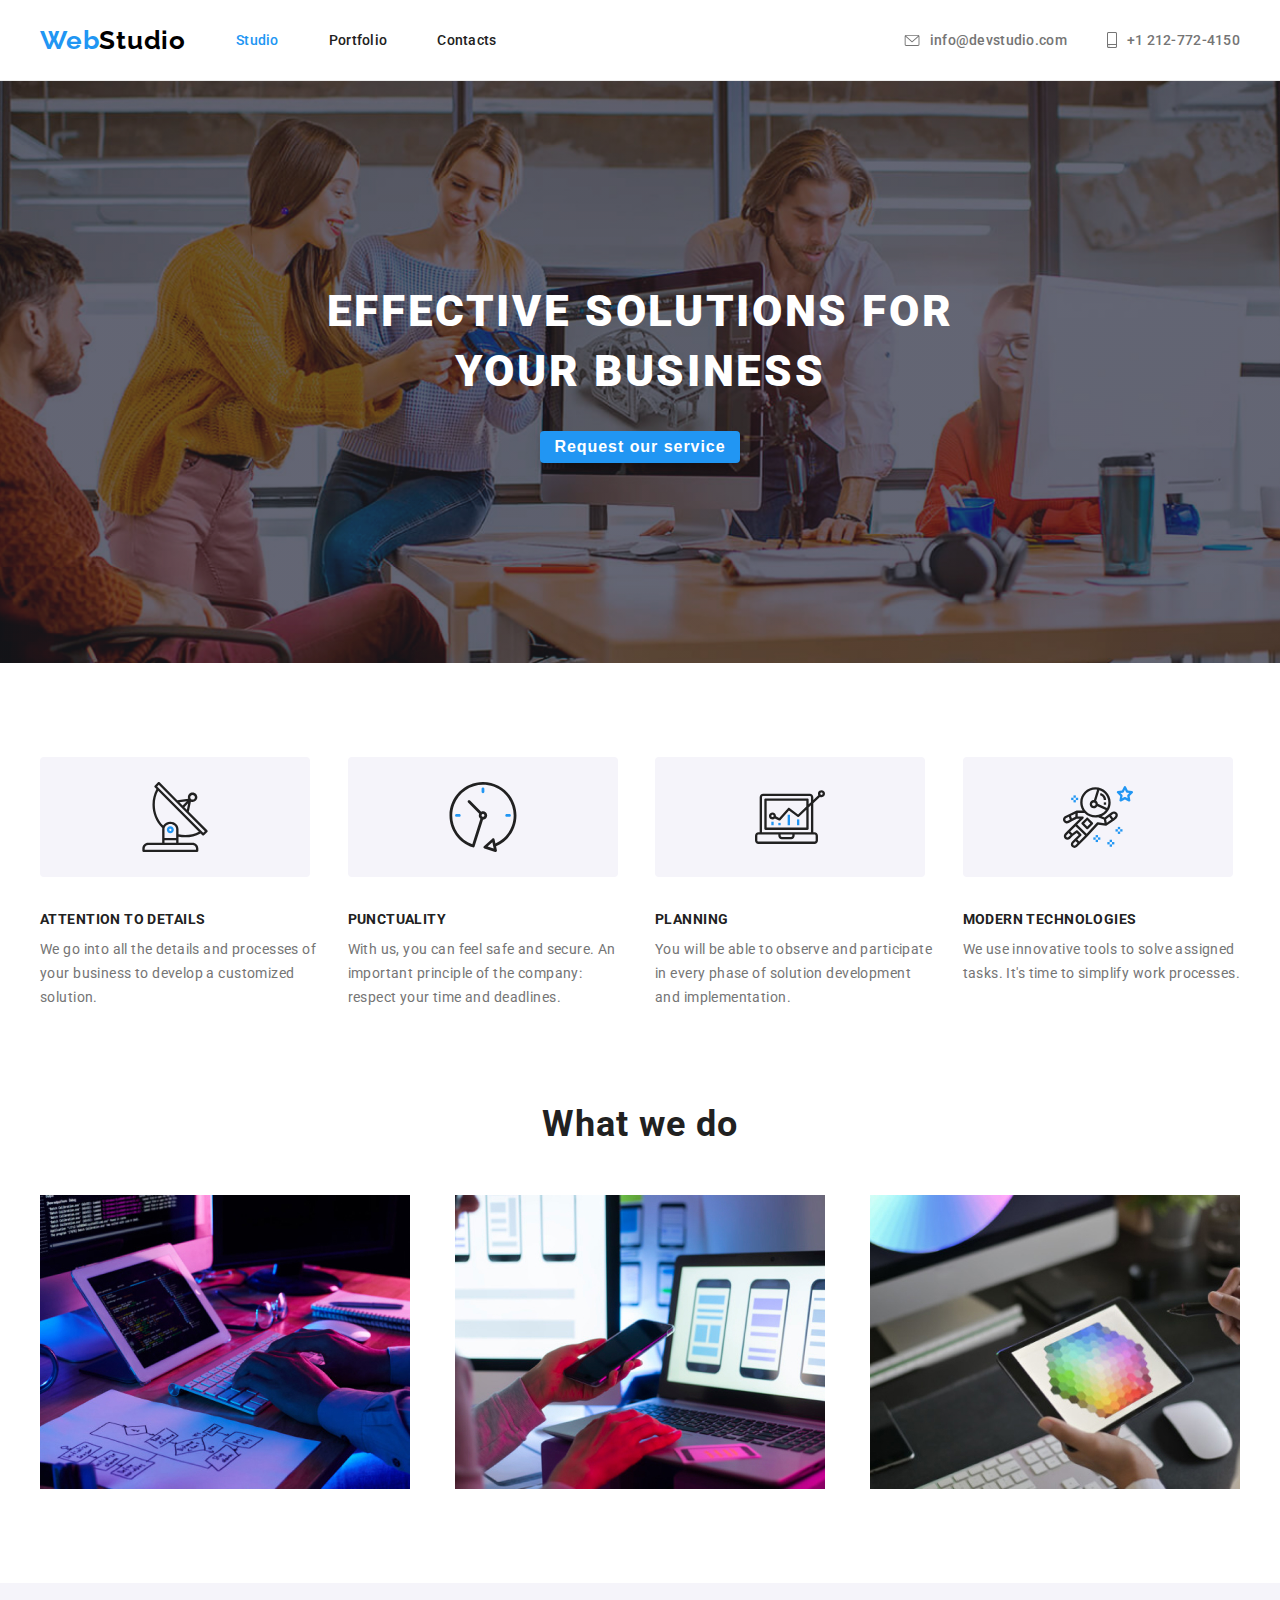
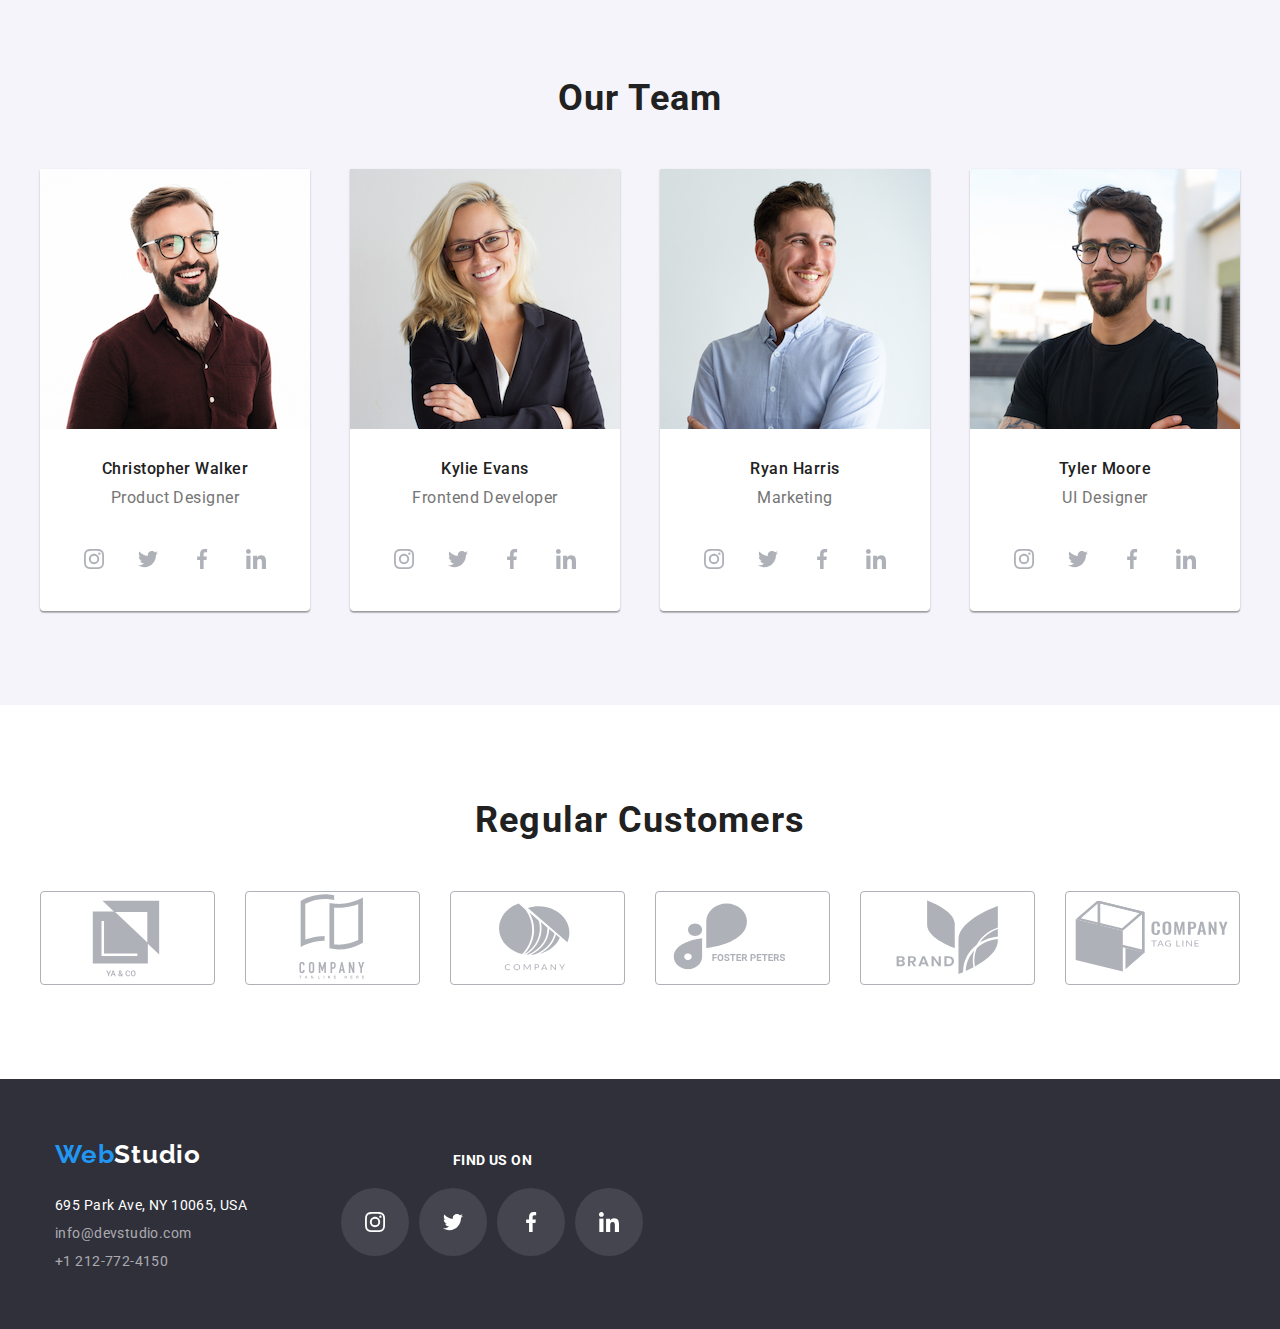
<file: index.html>
<!DOCTYPE html>
<html lang="en">
  <head>
    <meta charset="UTF-8" />
    <meta name="viewport" content="width=device-width, initial-scale=1.0" />
    <title>Web Studio</title>
    <link rel="preconnect" href="https://fonts.googleapis.com" />
    <link rel="preconnect" href="https://fonts.gstatic.com"/>
    <link
      href="https://fonts.googleapis.com/css2?family=Dancing+Script&family=Raleway:wght@400;700&family=Roboto:wght@400;500;700;900&display=swap"
      rel="stylesheet"
    />
    <link rel="stylesheet" href="css/styles.css" />
  </head>
  <body>
    <!-- Section header -->
    <header class="header-page">
      <div class="global-container-nav">
        <nav class="navigation-bar">
          <a href="./index.html" class="header-logo"
            >Web<span class="word-logo">Studio</span>
          </a>
          <ul class="container-bar">
            <li>
              <a href="./index.html" class="current border-hover">Studio </a>
            </li>
            <li>
              <a href="./portofolio.html">Portfolio</a>
            </li>
            <li>
              <a href="#">Contacts</a>
            </li>
          </ul>
        </nav>
        <div class="items-contact">
        <a href="mailto:info@devstudio.com" class="contact-item"
          ><svg class="mail" width="16" height="12">
            <use xlink:href="./symbol-defs.svg#icon-envelope"></use></svg
          >info@devstudio.com</a
        >
        <a href="tel:+1-212-772-4150" class="contact-item"
          ><svg class="smartphone" width="10" height="16">
            <use xlink:href="./symbol-defs.svg#icon-smartphone"></use></svg
          >+1 212-772-4150</a
        >
      </div>
    </header>
    <main>
      <!-- Section title page -->
      <section class="section-title">
        <div class="container-title">
          <h1>EFFECTIVE SOLUTIONS FOR <br />YOUR BUSINESS</h1>
          <button type="button" class="request">
            <span class="title-button">Request our service</span>
          </button>
        </div>
      </section>
      <!-- Section our targets-->
      <section class="section-targets">
         <div class="items-targets">
        <ul class="container-targets">
          <li class="item-target">
            <div>
            <svg class="icon-targets" width="70" height="70"><use xlink:href="./symbol-defs.svg#icon-antenna" width="70", height="70"></use></svg>
           </div>
            <h3 class="target-title">ATTENTION TO DETAILS</h3>
            <p class="target-info">
              We go into all the details and processes of your business to
              develop a customized solution.
            </p>
          </li>
          <li class="item-target">
            <div>
            <svg class="icon-targets" width="70", height="70"><use xlink:href="./symbol-defs.svg#icon-clock"></use></svg>
            </div>
            <h3 class="target-title">PUNCTUALITY</h3>
            <p class="target-info">
              With us, you can feel safe and secure. An important principle of
              the company: respect your time and deadlines.
            </p>
          </li>
          <li class="item-target">
            <div>
            <svg class="icon-targets" width="70", height="70"><use xlink:href="./symbol-defs.svg#icon-diagram"></use></svg>
            </div>
            <h3 class="target-title">PLANNING</h3>
            <p class="target-info">
              You will be able to observe and participate in every phase of
              solution development and implementation.
            </p>
          </li>
          <li class="item-target">
            <div>
            <svg class="icon-targets" width="70", height="70"><use xlink:href="./symbol-defs.svg#icon-astronaut"></use></svg>
            </div>
            <h3 class="target-title">MODERN TECHNOLOGIES</h3>
            <p class="target-info">
              We use innovative tools to solve assigned tasks. It's time to
              simplify work processes.
            </p>
          </li>
        </ul>
         </div>
      </section>
      <!-- Section What we do -->
      <section class="section-servicies">
        <div class="container-servicies">
          <h2 class="servicies">What we do</h2>
          <ul class="items-servicies">
            <li class="item-photo-servicies">
              <img
                src="./images/write.jpg"
                alt="A person has to task of writing"
                width="370"
              />
            </li>
            <li class="item-photo-servicies">
              <img
                src="./images/call.jpg"
                alt="A person has to task of calling"
                width="370"
              />
            </li>
            <li class="item-photo-servicies">
              <img
                src="./images/color.jpg"
                alt="A person has to task of coloring"
                width="370"
              />
            </li>
          </ul>
        </div>
      </section>
      <!-- Section Our Team -->
      <section class="section-team">
        <div class="container-team">
          <h2 class="about-team">Our Team</h2>
          <div class="card-team">
            <ul class="items-team">
              <li>
                <img
                  src="./images/chris.jpg"
                  alt="He has brown hair and wears eyeglasses."
                  width="270"
                  height="260"
                />
                <div class="footer-card">
                  <h3 class="title-name">Christopher Walker</h3>
                  <p class="training">Product Designer</p>
                </div>
                <ul class="item-icon-social">
                  <li class="item-list-social">
                    <a href="https://www.instagram.com/" class="link-icon-social" target="_blank">
                      <svg class="icon-social-media"> <use xlink:href="./symbol-defs.svg#icon-instagram"></use></svg></a>
                  </li>
                  <li class="item-list-social"> 
                  <a href="https://twitter.com/" class="link-icon-social" target="_blank">
                    <svg class="icon-social-media"> <use xlink:href="./symbol-defs.svg#icon-twitter"></use></svg></a>
                  </li>
                  <li class="item-list-social">
                   <a href="https://www.facebook.com/" class="link-icon-social" target="_blank">
                    <svg class="icon-social-media"> <use xlink:href="./symbol-defs.svg#icon-facebook"></use></svg></a>
                  </li>
                  <li class="item-list-social">
                    <a href="https://ro.linkedin.com/" class="link-icon-social" target="_blank">
                      <svg class="icon-social-media"> <use xlink:href="./symbol-defs.svg#icon-linkedin"></use></svg></a>
                  </li>
                </ul>
              </li>
              <li>
                <img
                  src="./images/kylie.jpg"
                  alt="She has blond hair and wears eyeglasses."
                  width="270"
                  height="260"
                />
                <div class="footer-card">
                  <h3 class="title-name">Kylie Evans</h3>
                  <p class="training">Frontend Developer</p>
                </div>
                <ul class="item-icon-social">
                  <li class="item-list-social">
                    <a href="https://www.instagram.com/" class="link-icon-social" target="_blank">
                      <svg class="icon-social-media"> <use xlink:href="./symbol-defs.svg#icon-instagram"></use></svg></a>
                  </li>
                  <li class="item-list-social"> 
                  <a href="https://twitter.com/" class="link-icon-social" target="_blank">
                    <svg class="icon-social-media"> <use xlink:href="./symbol-defs.svg#icon-twitter"></use></svg></a>
                  </li>
                  <li class="item-list-social">
                    <a href="https://www.facebook.com/" class="link-icon-social" target="_blank">
                    <svg class="icon-social-media"> <use xlink:href="./symbol-defs.svg#icon-facebook"></use></svg></a>
                  </li>
                  <li class="item-list-social">
                    <a href="https://ro.linkedin.com/" class="link-icon-social" target="_blank">
                      <svg class="icon-social-media"> <use xlink:href="./symbol-defs.svg#icon-linkedin"></use></svg></a>
                  </li>
                </ul>
              </li>
              <li>
                <img
                  src="./images/ryan.jpg"
                  alt="He has light brown hair."
                  width="270"
                  height="260"
                />
                <div class="footer-card">
                  <h3 class="title-name">Ryan Harris</h3>
                  <p class="training">Marketing</p>
                </div>
                <ul class="item-icon-social">
                  <li class="item-list-social">
                    <a href="https://www.instagram.com/" class="link-icon-social" target="_blank">
                      <svg class="icon-social-media"> <use xlink:href="./symbol-defs.svg#icon-instagram"></use></svg></a>
                  </li>
                  <li class="item-list-social">
                   <a href="https://twitter.com/" class="link-icon-social" target="_blank">
                    <svg class="icon-social-media"> <use xlink:href="./symbol-defs.svg#icon-twitter"></use></svg></a>
                  </li>
                  <li class="item-list-social">
                   <a href="https://www.facebook.com/" class="link-icon-social"target="_blank">
                    <svg class="icon-social-media"> <use xlink:href="./symbol-defs.svg#icon-facebook"></use></svg></a>
                  </li>
                  <li class="item-list-social">
                    <a href="https://ro.linkedin.com/" class="link-icon-social"target="_blank">
                      <svg class="icon-social-media"> <use xlink:href="./symbol-defs.svg#icon-linkedin"></use></svg></a>
                  </li>
                </ul>
              </li>
              <li>
                <img
                  src="./images/tyler.jpg"
                  alt="He has black hair and wears
              eyeglasses."
                  width="270"
                  height="260"
                />
                <div class="footer-card">
                  <h3 class="title-name">Tyler Moore</h3>
                  <p class="training">UI Designer</p>
                </div>
                <ul class="item-icon-social">
                  <li class="item-list-social">
                    <a href="https://www.instagram.com/" class="link-icon-social" target="_blank">
                      <svg class="icon-social-media"> <use xlink:href="./symbol-defs.svg#icon-instagram"></use></svg></a>
                  </li>
                  <li class="item-list-social">
                   <a href="https://twitter.com/" class="link-icon-social" target="_blank">
                    <svg class="icon-social-media"> <use xlink:href="./symbol-defs.svg#icon-twitter"></use></svg></a>
                  </li>
                  <li class="item-list-social">
                   <a href="https://www.facebook.com/" class="link-icon-social" target="_blank">
                    <svg class="icon-social-media"> <use xlink:href="./symbol-defs.svg#icon-facebook"></use></svg></a>
                  </li>
                  <li class="item-list-social">
                    <a href="https://ro.linkedin.com/" class="link-icon-social" target="_blank">
                      <svg class="icon-social-media"> <use xlink:href="./symbol-defs.svg#icon-linkedin"></use></svg></a>
                  </li>
                </ul>
              </li>
            </ul>
          </div>
        </div>
      </section>
      <!-- Regular Customers -->
      <section class="section-client">
        <div class="container-client">
        <h2>Regular Customers</h2>
        <ul class="items-client">
          <li class="item-icon-client">
            <a href="#" target="_blank" class="link-client">
              <svg class="icon-client"><use xlink:href="./symbol-defs.svg#icon-yaco"></use></svg>
            </a>
          </li>
          <li class="item-icon-client">
            <a href="#" target="_blank" class="link-client">    
              <svg class="icon-client"><use xlink:href="./symbol-defs.svg#icon-company-tagline-here"></use></svg>
            </a>
          </li>
          <li class="item-icon-client">
            <a href="#" target="_blank" class="link-client">
              <svg class="icon-client"><use xlink:href="./symbol-defs.svg#icon-company"></use></svg>
            </a>
          </li>
          <li class="item-icon-client">
            <a href="#" target="_blank" class="link-client">
              <svg class="icon-client"><use xlink:href="./symbol-defs.svg#icon-foster-petres"></use></svg>
            </a>
          </li>
          <li class="item-icon-client">
            <a href="#" target="_blank" class="link-client">
              <svg class="icon-client"><use xlink:href="./symbol-defs.svg#icon-brand"></use></svg>

            </a>
          </li>
          <li class="item-icon-client">
            <a href="#" target="_blank" class="link-client">
              <svg class="icon-client"><use xlink:href="./symbol-defs.svg#icon-company-tagline"></use></svg>
            </a>
          </li>
        </ul>
        </div>
      </section>
    </main>
    <!-- Section Footer -->
    <footer class="footer-page">
      <div class="container-footer">
      <div class="footer-page-flex">
      <div>
        <a href="./index.html" class="footer-logo"
          >Web<span class="word-logo-footer">Studio</span>
        </a>
        <address class="contact-items-footer">
          <ul>
            <li class="address-item">
              <a
                href="https://www.google.com/maps/place/695+Park+Ave,+New+York,+NY+10065,+Statele+Unite+ale+Americii/@40.7689034,-73.9676005,17z/data=!3m1!4b1!4m6!3m5!1s0x89c258ebe8836e8f:0xa007c44e7c4aa0eb!8m2!3d40.7688994!4d-73.9650256!16s%2Fg%2F11c250btd8?entry=ttu"
                target="_blank"
                rel="noopener nofollow noreferrer"
                class="address-office"
                >695 Park Ave, NY 10065, USA</a
              >
            </li>
            <li class="address-item">
              <a href="mailto:info@devstudio.com ">info@devstudio.com</a>
            </li>
            <li class="address-item">
              <a href="tel:+1-212-772-4150">+1 212-772-4150</a>
            </li>
          </ul>
        </address>
      </div>
        <div class="container-icon-footer">
        <h2>find us on</h2>
        <ul class="footer-icon-social">
                  <li class="item-icon-footer">
                    <a href="https://www.instagram.com/ " class="link-icon-footer"target="_blank">
                      <svg class="icon-social-media"> <use xlink:href="./symbol-defs.svg#icon-instagram"></use></svg></a>
                  </li>
                  <li class="item-icon-footer">
                   <a href="https://twitter.com/" class="link-icon-footer" target="_blank">
                    <svg class="icon-social-media"> <use xlink:href="./symbol-defs.svg#icon-twitter"></use></svg></a>
                  </li>
                  <li class="item-icon-footer">
                   <a href="https://www.facebook.com/" class="link-icon-footer" target="_blank">
                    <svg class="icon-social-media"> <use xlink:href="./symbol-defs.svg#icon-facebook"></use></svg></a>
                  </li>
                  <li class="item-icon-footer">
                    <a href="https://ro.linkedin.com/" class="link-icon-footer" target="_blank">
                      <svg class="icon-social-media"> <use xlink:href="./symbol-defs.svg#icon-linkedin"></use></svg></a>
                  </li>
                </ul>
        </div>
      </div>
      </div>
    </footer>
  </body>
</html>
</file>
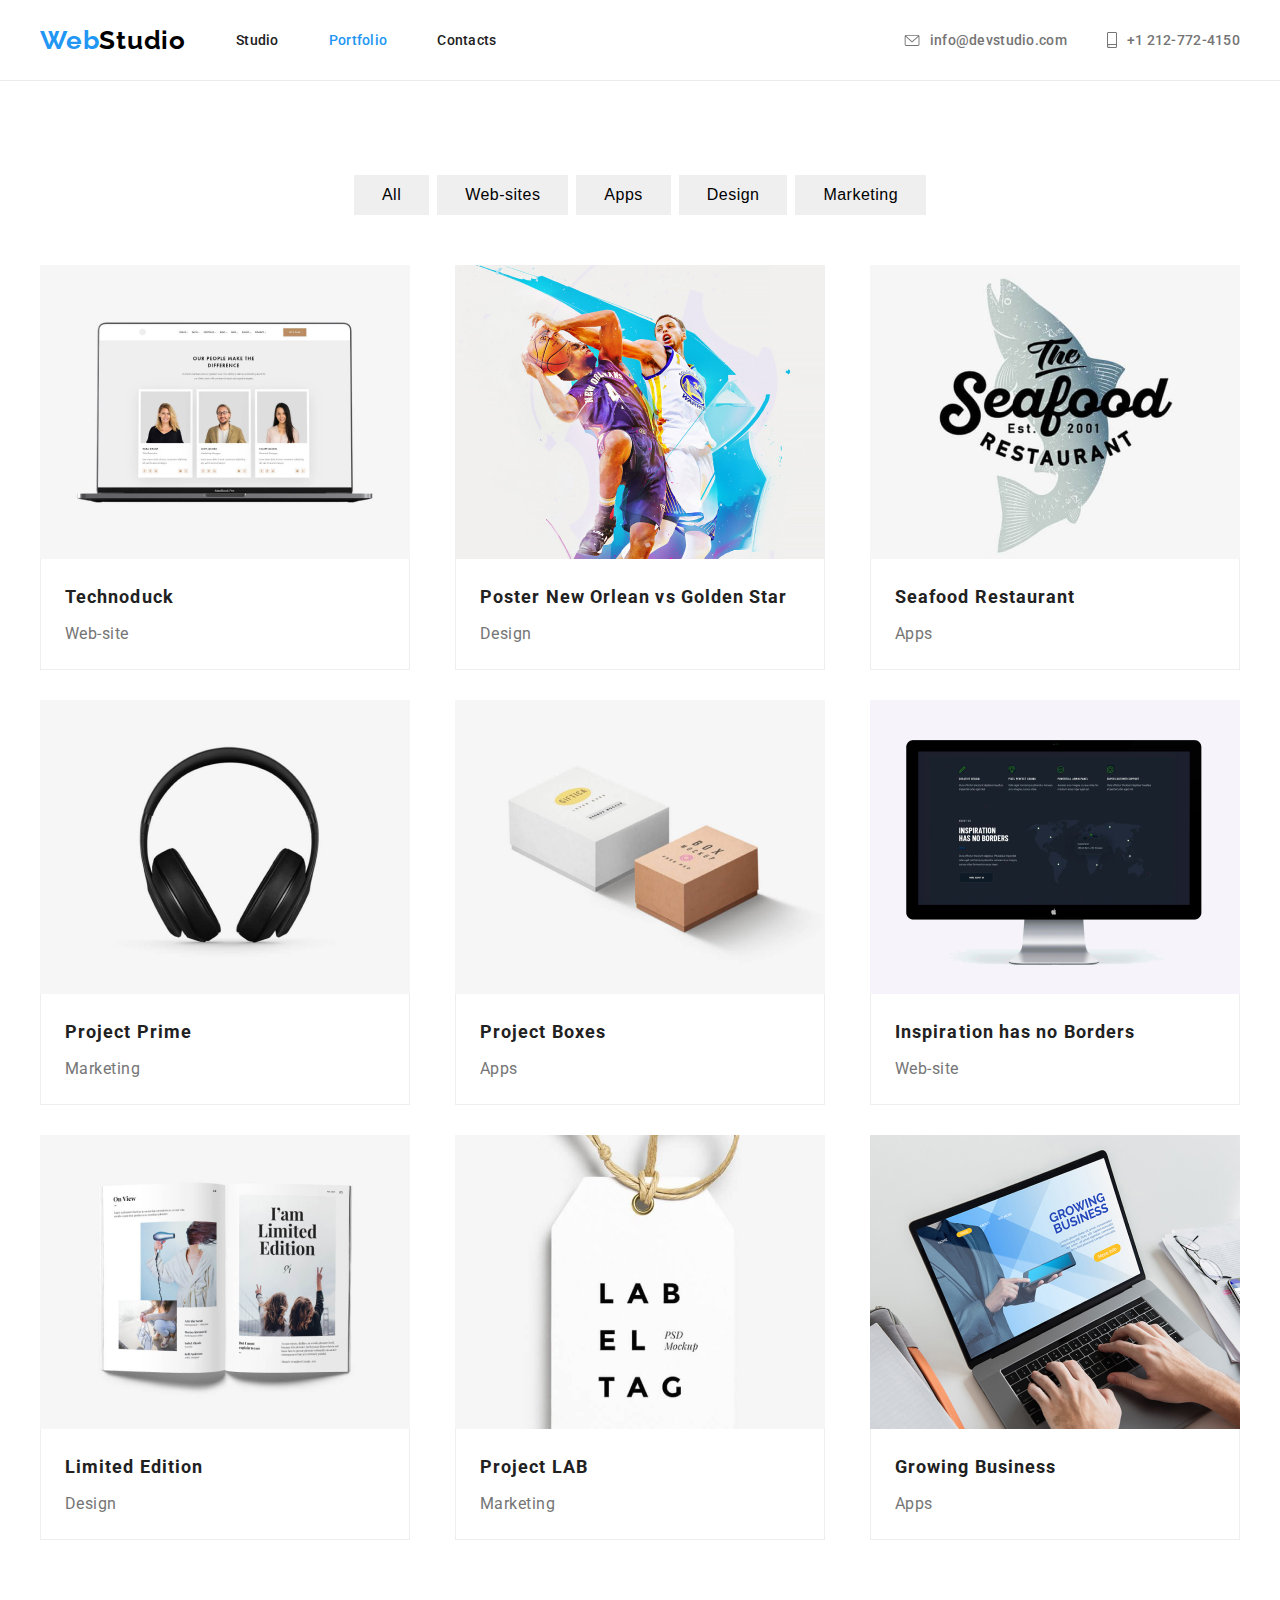
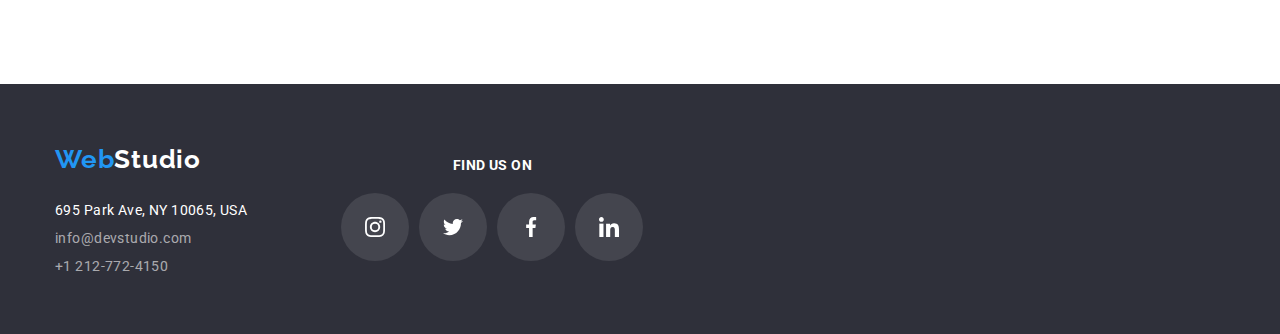
<file: portofolio.html>
<!DOCTYPE html>
<html lang="en">
  <head>
    <meta charset="UTF-8" />
    <meta name="viewport" content="width=device-width, initial-scale=1.0" />
    <title>Portofolio</title>
    <link rel="preconnect" href="https://fonts.googleapis.com" />
    <link rel="preconnect" href="https://fonts.gstatic.com"/>
    <link
      href="https://fonts.googleapis.com/css2?family=Dancing+Script&family=Raleway:wght@400;700&family=Roboto:wght@400;500;700;900&display=swap"
      rel="stylesheet"
    />
    <link rel="stylesheet" href="css/styles.css" />
  </head>

  <body>
    <!-- Section header -->
    <header class="header-page">
      <div class="global-container-nav">
        <nav class="navigation-bar">
          <a href="./index.html" class="header-logo"
            >Web<span class="word-logo">Studio</span>
          </a>
          <ul class="container-bar">
            <li>
              <a href="./index.html" class="border-hover">Studio </a>
            </li>
            <li>
              <a href="./portofolio.html" class="current">Portfolio</a>
            </li>
            <li>
              <a href="#">Contacts</a>
            </li>
          </ul>
        </nav>
        <div class="items-contact">
        <a href="mailto:info@devstudio.com" class="contact-item"
          ><svg class="mail" width="16" height="12">
            <use xlink:href="./symbol-defs.svg#icon-envelope"></use></svg
          >info@devstudio.com</a
        >
        <a href="tel:+1-212-772-4150" class="contact-item"
          ><svg class="smartphone" width="10" height="16">
            <use xlink:href="./symbol-defs.svg#icon-smartphone"></use></svg
          >+1 212-772-4150</a
        >
      </div>
    </header>
    <main>
      <!-- Our projects -->
      <section class="section-projects">
        <div class="container-projects">
          <ul class="button-field list">
            <li>
              <button type="button" class="button-categories">
                <span class="button-title">All</span>
              </button>
            </li>
            <li>
              <button type="button" class="button-categories">
                <span class="button-title">Web-sites</span>
              </button>
            </li>
            <li>
              <button type="button" class="button-categories">
                <span class="button-title">Apps</span>
              </button>
            </li>
            <li>
              <button type="button" class="button-categories">
                <span class="button-title">Design</span>
              </button>
            </li>
            <li>
              <button type="button" class="button-categories">
                <span class="button-title">Marketing</span>
              </button>
            </li>
          </ul>
          <ul class="section-gallery list">
            <li class="portfolio-item">
              <img
                class="card-photo"
                src="./images/team.jpg"
                alt="Present the team"
                width="370"
              />
              <div class="card-information">
                <h3 class="card-title">Technoduck</h3>
                <p class="card-category">Web-site</p>
              </div>
            </li>
            <li class="portfolio-item">
              <img
                class="card-photo"
                src="./images/basketball.jpg"
                alt="Two basketball players holding a high ball."
                width="370"
              />
              <div class="card-information">
                <h3 class="card-title">Poster New Orlean vs Golden Star</h3>
                <p class="card-category">Design</p>
              </div>
            </li>
            <li class="portfolio-item">
              <img
                class="card-photo"
                src="./images/seafood.jpg"
                alt="Restaurant logo The Seafood"
                width="370"
              />
              <div class="card-information">
                <h3 class="card-title">Seafood Restaurant</h3>
                <p class="card-category">Apps</p>
              </div>
            </li>
            <li class="portfolio-item">
              <img
                class="card-photo"
                src="./images/headsets.jpg"
                alt="Audio headsets"
                width="370"
              />
              <div class="card-information">
                <h3 class="card-title">Project Prime</h3>
                <p class="card-category">Marketing</p>
              </div>
            </li>
            <li class="portfolio-item">
              <img
                class="card-photo"
                src="./images/box.jpg"
                alt="Two boxes with message"
                width="370"
              />
              <div class="card-information">
                <h3 class="card-title">Project Boxes</h3>
                <p class="card-category">Apps</p>
              </div>
            </li>
            <li class="portfolio-item">
              <img
                class="card-photo"
                src="./images/presentation.jpg"
                alt="Presentation of the principales tasks with a motto"
                width="370"
              />
              <div class="card-information">
                <h3 class="card-title">Inspiration has no Borders</h3>
                <p class="card-category">Web-site</p>
              </div>
            </li>

            <li class="portfolio-item">
              <img
                class="card-photo"
                src="./images/book.jpg"
                alt="An open book with a motto"
                width="370"
              />
              <div class="card-information">
                <h3 class="card-title">Limited Edition</h3>
                <p class="card-category">Design</p>
              </div>
            </li>
            <li class="portfolio-item">
              <img
                class="card-photo"
                src="./images/paper.jpg"
                alt="A paper gift with message LAB"
                width="370"
              />
              <div class="card-information">
                <h3 class="card-title">Project LAB</h3>
                <p class="card-category">Marketing</p>
              </div>
            </li>
            <li class="portfolio-item">
              <img
                class="card-photo"
                src="./images/growing-business.jpg"
                alt="How to growing our business"
                width="370"
              />
              <div class="card-information">
                <h3 class="card-title">Growing Business</h3>
                <p class="card-category">Apps</p>
              </div>
            </li>
          </ul>
        </div>
      </section>
    </main>
    <!-- Section Footer -->
    <footer class="footer-page">
      <div class="container-footer">
        <div class="footer-page-flex">
          <div>
            <a href="./index.html" class="footer-logo"
              >Web<span class="word-logo-footer">Studio</span>
            </a>
            <address class="contact-items-footer">
              <ul>
                <li class="address-item">
                  <a
                    href="https://www.google.com/maps/place/695+Park+Ave,+New+York,+NY+10065,+Statele+Unite+ale+Americii/@40.7689034,-73.9676005,17z/data=!3m1!4b1!4m6!3m5!1s0x89c258ebe8836e8f:0xa007c44e7c4aa0eb!8m2!3d40.7688994!4d-73.9650256!16s%2Fg%2F11c250btd8?entry=ttu"
                    target="_blank"
                    rel="noopener nofollow noreferrer"
                    class="address-office"
                    >695 Park Ave, NY 10065, USA</a
                  >
                </li>
                <li class="address-item">
                  <a href="mailto:info@devstudio.com ">info@devstudio.com</a>
                </li>
                <li class="address-item">
                  <a href="tel:+1-212-772-4150">+1 212-772-4150</a>
                </li>
              </ul>
            </address>
          </div>
          <div class="container-icon-footer">
            <h2>find us on</h2>
            <ul class="footer-icon-social">
              <li class="item-icon-footer">
                <a
                  href="https://www.instagram.com/ "
                  class="link-icon-footer"
                  target="_blank"
                >
                  <svg class="icon-social-media">
                    <use
                      xlink:href="./symbol-defs.svg#icon-instagram"
                    ></use></svg
                ></a>
              </li>
              <li class="item-icon-footer">
                <a
                  href="https://twitter.com/"
                  class="link-icon-footer"
                  target="_blank"
                >
                  <svg class="icon-social-media">
                    <use xlink:href="./symbol-defs.svg#icon-twitter"></use></svg
                ></a>
              </li>
              <li class="item-icon-footer">
                <a
                  href="https://www.facebook.com/"
                  class="link-icon-footer"
                  target="_blank"
                >
                  <svg class="icon-social-media">
                    <use
                      xlink:href="./symbol-defs.svg#icon-facebook"
                    ></use></svg
                ></a>
              </li>
              <li class="item-icon-footer">
                <a
                  href="https://ro.linkedin.com/"
                  class="link-icon-footer"
                  target="_blank"
                >
                  <svg class="icon-social-media">
                    <use
                      xlink:href="./symbol-defs.svg#icon-linkedin"
                    ></use></svg
                ></a>
              </li>
            </ul>
          </div>
        </div>
      </div>
    </footer>
  </body>
</html>
</file>
<file: css/styles.css>
:root {
    --bkground-color:#fff;
    --bkground-title:#2F303A;
    --heading-title-color:#FFFFFF;
    --word1st-logo-color: #2196F3;
    --word2sd-logo-color: #000000;
    --word2sd-logo-footer:#fff;
    --links-color:#212121;
    --contacts-color:#757575;
    --links-pseudoclasses:#2196F3;
    --bkground-button: #2196F3;
    --headings-color:#212121;
    --paragraph-color:#757575;
    --font-family:"Roboto", "sans-serif";
    --color-title:#fff;
    --color-button-title:#fff;
    --bg-icon-targets:#F5F4FA;
    --bg-section-team:#F5F4FA;
    --bg-social-media-team:#fff;
    --bg-cards-team: #fff;
    --fill-social-media-team:#AFB1B8;
    --fill-color-company:#AFB1B8;
    --border-color-company:#AFB1B8;
    --fill-company-hover:#2196F3;
    --border-company-hover:#2196F3;
    --color-address:#fff;
    --color-contacts-footer:#ffffff99;
    --headings-color-footer:#fff;
    --fill-social-media-footer:#fff;
    --bg-social-media-footer:rgba(255, 255, 255, 0.10);
    --fill-social-media-hover:#fff;
    --bg-social-media-hover: #2196F3;

    /* Variabiles Portofolio */
    --color-button:#212121;
    --bg-shadow-button-categories:#F5F4FA;
    --color-button-hover:#fff;
    --color-button-active:#fff;
    --bg-button-hover:#2196F3;
    --bg-button-active:#2196F3;
    --color-border-card:rgba(238, 238, 238, 1);
    --bg-shadow-cards:#fff;
    }
    
    body{
        font-family: var(--font-family);
        width: 100vw;
        margin: 0;
    }
    p, 
    h1,
    h2,
    h3,
    h4,
    h5,
    h6
    {
        margin: 0;
    }
    ul,
     li {
        margin: 0;
        padding: 0;
    }
    img{
        display: block;
        max-width: 100%;
        height: auto;
    }
    main{
        width: 100vw;
        height: auto;
    } 
    /* Header logo */
    .header-page{
        background-color: var(--bk-color); 
        font-family:"Raleway", sans-serif; 
        display: flex;  
        align-items: center; 
        justify-content: center; 
        border-bottom: 1px solid #ECECEC;
    }
         .header-logo{
            display: block;
            color: var(--word1st-logo-color);
            font-family: Raleway;
            font-size: 1.625rem;
            font-style: normal;
            font-weight: 700;
            line-height: normal;
            letter-spacing: 0.04875rem;
            text-decoration: none;
            /* width: 145px; */
            padding-top: 24px;
            padding-bottom: 25px;
            margin-right: 50px;
        } 
       .word-logo{
        color: var(--word2sd-logo-color);
       }
    
       .header-logo:active{
        color: var(--links-pseudoclasses);
       }
       /* Navigation bar*/
       .global-container-nav{
        max-width: 1200px;
        width: 100vw; 
        margin: 0 auto;
        display: flex; 
        justify-content: space-between;  
       }
    .navigation-bar{
        display: flex; 
         align-items: center;
         /* width: 497px; */
         justify-content: space-between;
    }
     .container-bar{
         display: flex; 
         align-items: center;
        list-style: none;
         /* width: 259px;  */
        padding: 32px 0;
    } 
    .container-bar li:not(:last-child){
        margin-right: 50px;
    } 
    
    .header-page .container-bar a{
        display: block;
        color: var(--links-color);
        font-family: Roboto;
        font-size: 0.875rem;
        font-style: normal;
        font-weight: 500;
        line-height: normal;
        letter-spacing: 0.0175rem;
        text-decoration: none;
    }
    .header-page .container-bar a:hover,
    .header-page .container-bar .item-bar a:focus{
        color: var(--links-pseudoclasses);
    }
     .header-page .container-bar a:active{
        color: var(--links-pseudoclasses);
    } 
    .header-page .container-bar .current{
        color: var(--links-pseudoclasses);
    }
    .header-page .container-bar .border-hover:hover{
        border-bottom: 4px solid;
        border-radius: 2px;
        }
    .header-page .contact-item:not(:last-child){
        margin-right: 40px;
    }
    
    .items-contact{
        display: flex; 
        align-items: center;
        padding-top: 32px;
        padding-bottom: 32px;
    }
    .mail{
        margin-right: 10px;
    }
    .smartphone{
        margin-right: 10px;
    } 

    .items-contact:not(:last-child){
        margin-right: 40px;
    } 

    .items-contact a{
        color: var(--contacts-color);
        font-family: Roboto;
        font-size: 0.875rem;
        font-style: normal;
        font-weight: 500;
        line-height: normal;
        letter-spacing: 0.0175rem;
       text-decoration: none;
       display: flex;
       align-items: center;
    }
    .contact-item svg{
        fill: currentColor;
    }
    
    .header-page .contact-item:hover,
     .header-page .contact-item:focus{ 
        color: var(--links-pseudoclasses);
    }
    /* Section title page*/
    .section-title{
        background-color: var(--bkground-title); 
        display: flex;
        justify-content: center;
        margin: 0 auto;
        background-color:#C4C4C4;
        background-image: linear-gradient( rgba(47, 48, 58, 0.4), rgba(47, 48, 58, 0.4 ) ), url("../images/background.jpg");
        height: 100%;
        background-size: cover;
        background-position: center;
    }
    .container-title{
        max-width: 1200px;
        width: 100vw; 
        display: flex;
        align-items: center;
        flex-direction: column;
        padding: 200px 0;
        margin: 0 auto;
    }
    .container-title h1{
    color: var(--heading-title-color);
    text-align: center;
    font-family: Roboto;
    font-size: 2.75rem;
    font-style: normal;
    font-weight: 900;
    line-height: 3.75rem;
    letter-spacing: 0.165rem;
    text-transform: uppercase;
    width: 696px;
    margin-bottom: 30px; 
    }

    .title-button{
    color: var(--color-button-title);
    text-align: center;
    font-family: inherit;
    font-size: 1rem;
    font-style: normal;
    font-weight: 700;
    line-height: 1.875rem;
    letter-spacing: 0.06rem;
    width: 161px;
    }
    .request{
        width: 200px;
        border-radius: 0.25rem;
        background-color: var(--bkground-button);
        box-shadow: 0px 4px 4px 0px #00000026;
        border: none;
    }
    .section-title .request:hover{
        background-color: #188CE8;
        color: #FFFFFF;
    } 
    /* Section our targets */
    .items-targets{
        max-width: 1200px;
        width: 100vw;   
        margin:0 auto ;
    }
    
    .container-targets{  
        display: flex;
        flex-wrap: wrap;
        justify-content: space-between;
        margin: 0 auto;
        padding: 94px 0px 94px 0px;
        list-style: none;
         gap: 30px; 
    }
    .container-targets .item-target{
        max-width: calc((100% - 90px) / 4);
    }
    /* .container-targets div{
        max-width: calc((100% - 90px) / 4);
    } */
    .target-title{
        display: block;
        color: var(--headings-color);
        font-family: inherit;
        font-size: 0.875rem;
        font-style: normal;
        font-weight: 700;
        line-height: normal;
        letter-spacing: 0.02625rem;
        text-transform: uppercase;
        /* width: 270px; */
        margin-bottom: 10px;
        margin-top: 30px;
        padding: 0;
    }
    
    .target-info{
        display: block;
        color: var(--paragraph-color);
        font-family: inherit;
        font-size: 0.875rem;
        font-style: normal;
        font-weight: 400;
        line-height: 1.5rem;
        letter-spacing: 0.02625rem;
        /* max-width: 270px; */
    } 

    .item-target .icon-targets{
        display: inline-block;
        justify-content: center;
        align-items: center;
        margin: 0 auto;
        /* width: 270px;
        height: 120px; */
        padding:25px 100px;
        background-color: var(--bg-icon-targets);
        border-radius: 4px;
    }

    /* Section What we do */
    .container-servicies{
        max-width: 1200px;
        width: 100vw;
        margin: 0 auto;
    }
    .container-servicies .items-servicies{
        list-style: none;
        display: flex;
        justify-content: space-between;
       padding-bottom: 94px;
      
    }
    .items-servicies .item-photo-servicies{
        max-width: calc((100% - 60px) / 3);
    }
    .items-servicies .item-photo-servicies:not(:last-child){
        margin-right: 30px;
    } 
    .items-servicies .item-photo-servicies:last-child(3n){
        margin-right: 0;
    }

     .servicies{
        color: var(--headings-color);
        text-align: center;
        font-family: inherit;
        font-size: 2.25rem;
        font-style: normal;
        font-weight: 700;
        line-height: normal;
        letter-spacing: 0.0675rem;
        margin-bottom: 50px;
    }
    /* Section Our Team */
     .section-team{
        background-color: var(--bg-section-team); 
    }
    .container-team{
        max-width: 1200px;
        width: 100vw;
        margin-left: auto;
        margin-right: auto;
        padding: 94px 0;
    }
    .items-team{
        list-style: none;
        display: flex;
        gap: 30px;
        padding: 0;
        justify-content: space-between;
    }
    .item-icon-social{
        list-style: none;
        display: flex;
        justify-content: center;
        margin: 0;
        padding:0;
        padding-bottom: 30px;
    }
    .item-icon-social .item-list-social:not(:last-child){
        margin-right: 10px;
    }
    .item-list-social{
        max-width: calc((100% - 30px) / 4);
    }

    .item-list-social:nth-last-child(4n){
        margin-right: 0;
    }
    .link-icon-social{
        display: flex;
        align-items: center;
        margin: 0;
        width: 44px;
        height: 44px;
        flex-shrink: 0;
        background-color: var(--bg-social-media-team);
        fill:var(--fill-social-media-team);
    }

   .link-icon-social:hover
   {
    fill: var(--fill-social-media-hover);
    background-color:var(--bg-social-media-hover);
    border-radius: 50%;
    }
     .icon-social-media:hover,
    .icon-social-media:focus{
        display: block;
        color: currentColor;
    } 
    .icon-social-media{
        padding: 12px;
        width: 20px;
        height: 20px;
        flex-shrink: 0;
    }
    
    .items-team>li{
        max-width: calc((100% - 90px) / 4);
        border-radius: 0rem 0rem 0.25rem 0.25rem;
        background: var(--bg-cards-team);
        box-shadow: 0px 2px 1px 0px #00000033, 
                    0px 1px 1px 0px #00000024,
                    0px 1px 3px 0px #0000001f;  
    }
    .footer-card{
        padding-top: 30px;
        padding-bottom: 30px;
    }
    
    .section-team .about-team{
        color: var(--headings-color);
        text-align: center;
        font-family: inherit;
        font-size: 2.25rem;
        font-style: normal;
        font-weight: 700;
        line-height: normal;
        letter-spacing: 0.0675rem;
        margin-bottom: 50px;
    }
    
    .title-name{
        color: var(--headings-color);
        text-align: center;
        font-family: inherit;
        font-size: 1rem;
        font-style: normal;
        font-weight: 500;
        line-height: normal;
        letter-spacing: 0.03rem;
        margin-bottom: 10px;
    }
    
    .training{

        color: var(--paragraph-color);
        text-align: center;
        font-family: inherit;
        font-size: 1rem;
        font-style: normal;
        font-weight: 400;
        line-height: normal;
        letter-spacing: 0.03rem;
    }
    /* Regular Customers */
    .container-client h2{
        color: var(--headings-color);
        text-align: center;
        font-family: inherit;
        font-size: 36px;
        font-style: normal;
        font-weight: 700;
        line-height: normal;
        letter-spacing: 1.08px;
        text-align: center;
        margin-bottom: 50px;
    }
    .container-client{
        max-width: 1200px;
        width: 100vw;
        padding: 94px 0px 94px 0px;
        margin: 0 auto;
    }
    .items-client{  
        list-style: none;
         display: flex;
    }
    .item-icon-client:not(:last-child){
        margin-right: 30px;
    }
    .items-client .item-icon-client{
     max-width: calc((100% - 150px) / 6); 
    }
    .link-client{
        display: flex;
        justify-content: center;
        align-items: center;
        fill:var(--fill-color-company);
        height: 92px;
        border-radius: 4px;
        border: 1px solid var(--border-color-company);
    }
    .link-client:hover,
    .link-client:focus{
        fill: var(--fill-company-hover);
        border-color: var(--border-company-hover);
    }
    /* Section Footer */
    .footer-page{
        background-color: var(--bkground-title);
        display: flex;
        justify-content: space-around;
    }
    .container-footer{
        max-width: 1200px;
        width: 100vw;
         display: flex;
         flex-direction: column;
    }
    
    .footer-logo{
        display: block;
        color: var(--word1st-logo-color);
        font-family: Raleway;
        font-size: 1.625rem;
        font-style: normal;
        font-weight: 700;
        line-height: normal;
        letter-spacing: 0.04875rem;
        text-decoration: none;
        margin-bottom: 28px;
        width: 145px;
    } 
    .word-logo{
    color: var(--word2sd-logo-color);
    }
    
    .footer-logo:active{
    color: var(--links-pseudoclasses);
    }
    .word-logo-footer{
        color: var(--word2sd-logo-footer);
    }
    .contact-items-footer{
        max-width: 231px;
    }
    .contact-items-footer ul{
        list-style: none;
        padding: 0;
        margin: 0;
    }
    .address-item .address-office{
        color: var(--color-address);
        font-family: inherit;
        font-size: 0.875rem;
        font-style: normal;
        line-height: normal;
        letter-spacing: 0.02625rem;
    }
    .address-item a{
        display:block;
        color: var(--color-contacts-footer);
        font-family: inherit;
        font-size: 0.875rem;
        font-style: normal;
        line-height: normal;
        letter-spacing: 0.02625rem;
        text-decoration: none;
    }
    .address-item:not(:last-child){
        margin-bottom: 12px;
    }
    .contact-items-footer .address-item a:hover,
    .contact-items-footer .address-item a:focus{
        color: var(--links-pseudoclasses);
    }

    /* Section icon footer */
.container-icon-footer h2{
    color: var(--headings-color-footer);
    font-family: Roboto;
    font-size: 14px;
    font-style: normal;
    font-weight: 700;
    line-height: normal;
    letter-spacing: 0.42px;
    text-transform: uppercase;
    margin-bottom: 20px;
}
.footer-icon-social {
    list-style: none;
    display: flex;
    align-items: center;
}
.container-icon-footer{
    display: flex;
    flex-direction: column;
    justify-content:  center;
    align-items:center ;
}
.footer-page-flex{
    display: flex;
    padding: 60px 15px; 

}
.footer-page-flex>div{
    margin-right: 94px;
}
    .link-icon-footer{
        fill:var(--fill-social-media-footer);
        background-color: var(--bg-social-media-footer);
         border-radius: 50%; 
        padding: 12px;
        width: 44px;
        height: 44px;
        margin: 0;
        display: flex;
        justify-content: center;
        align-items: center;
    }
    .icon-social-media{
        width: 20px;
        height: 20px;
    }
    .link-icon-footer:hover,
    .link-icon-footer:hover{
        fill: var(--fill-social-media-hover);
        background-color: var(--bg-social-media-hover);
    }
.item-icon-footer:not(:last-child){
    margin-right: 10px;
}
    /* Page Portofolio */
    /* .button-field {
        list-style: none; */

        /* .visually-hidden {
            position: absolute;
            width: 1px;
            height: 1px;
            margin: -1px;
            border: 0;
            padding: 0;
            white-space: nowrap;
            clip-path: inset(100%);
            clip: rect(0 0 0 0);
            overflow: hidden;
          }  */

        .container-projects{
            max-width: 1200px;
            width: 100vw;
            margin: 94px auto;
        }
    
        .list {
            list-style: none;
        }
    
    .button-field .button-title{
        /* color: var(--color-button); */
        display: inline-block;
        font-family: inherit; 
        text-align: center;
        font-family: inherit;
        font-size: 1rem;
        font-style: normal;
        font-weight: 500;
        line-height: 1.625rem; 
        letter-spacing: 0.03rem;
        padding: 6px 22px 6px 22px;
    }

    .button-field {
        display: flex;
        justify-content: center;
        gap: 8px;
    }
    .button-categories{
        border: none; 
    }
    .button-categories:hover,
    .button-categories:focus{
        border-radius: 0.25rem;
        background-color: var(--bg-shadow-button-categories);
        box-shadow: 0px 2px 2px 0px #0000001f, 
                    0px 1px 2px 0px #00000014, 
                    0px 3px 1px 0px #0000001a;
    }
    .button-categories:hover,
    .button-categories:focus{
        color: var(--color-button-hover);
        background-color: var(--bg-button-hover);

    }    
    .button-categories:active{
        color:var(--color-button-active);
        background-color: var(--bg-button-active);
     } 
   
    /* Section Gallery */
    .section-gallery{
        display: flex;
        flex-wrap: wrap;
        flex-direction: row;
        justify-content: space-between;
        gap:30px; 
        padding: 50px 0;
    }
    .section-gallery .portfolio-item{
        /* flex-basis: calc((100% - nr de gap dintre imag pe linie * valoarea gap)/nr imag dintr-o linie) */
        max-width: calc((100% - 60px) / 3);
        /* margin-right: 30px;
        margin-bottom: 30px; */
    } 
    /* .section-gallery .portfolio-item:nth-last-child(-n + 3){
        margin-right: 0;
        margin-bottom: 0;

    } */
    /* .section-gallery .portfolio-item:nth-child(3n){
        margin-right: 0;
    } */

   
    .card-title{
    display: block;
    color: var(--headings-color);
    font-family: inherit;
    font-size: 1.125rem;
    font-style: normal;
    font-weight: 700;
    line-height: 2.25rem;
    letter-spacing: 0.0675rem;
    margin-top: 0;
    margin-bottom: 4px;
    /* width: 322px; */
    }
    .card-category{
    display: block;
    color: var(--paragraph-color);
    font-family: inherit;
    font-size: 1rem;
    font-style: normal;
    font-weight: 400;
    line-height: 1.875rem;
    letter-spacing: 0.03rem;
    /* width: 332px; */
    }

    .card-information{
        padding: 20px 24px;
        border: 1px solid var(--color-border-card);
        border-top: transparent;
    }

    .section-gallery .portfolio-item:hover,
    .section-gallery .portfolio-item:focus
    {
         background-color: var(--bg-shadow-cards);
        box-shadow: 1px 4px 6px 0px rgba(0, 0, 0, 0.16), 0px 4px 4px 0px rgba(0, 0, 0, 0.06), 0px 1px 1px 0px rgba(0, 0, 0, 0.12);
    }
</file>
